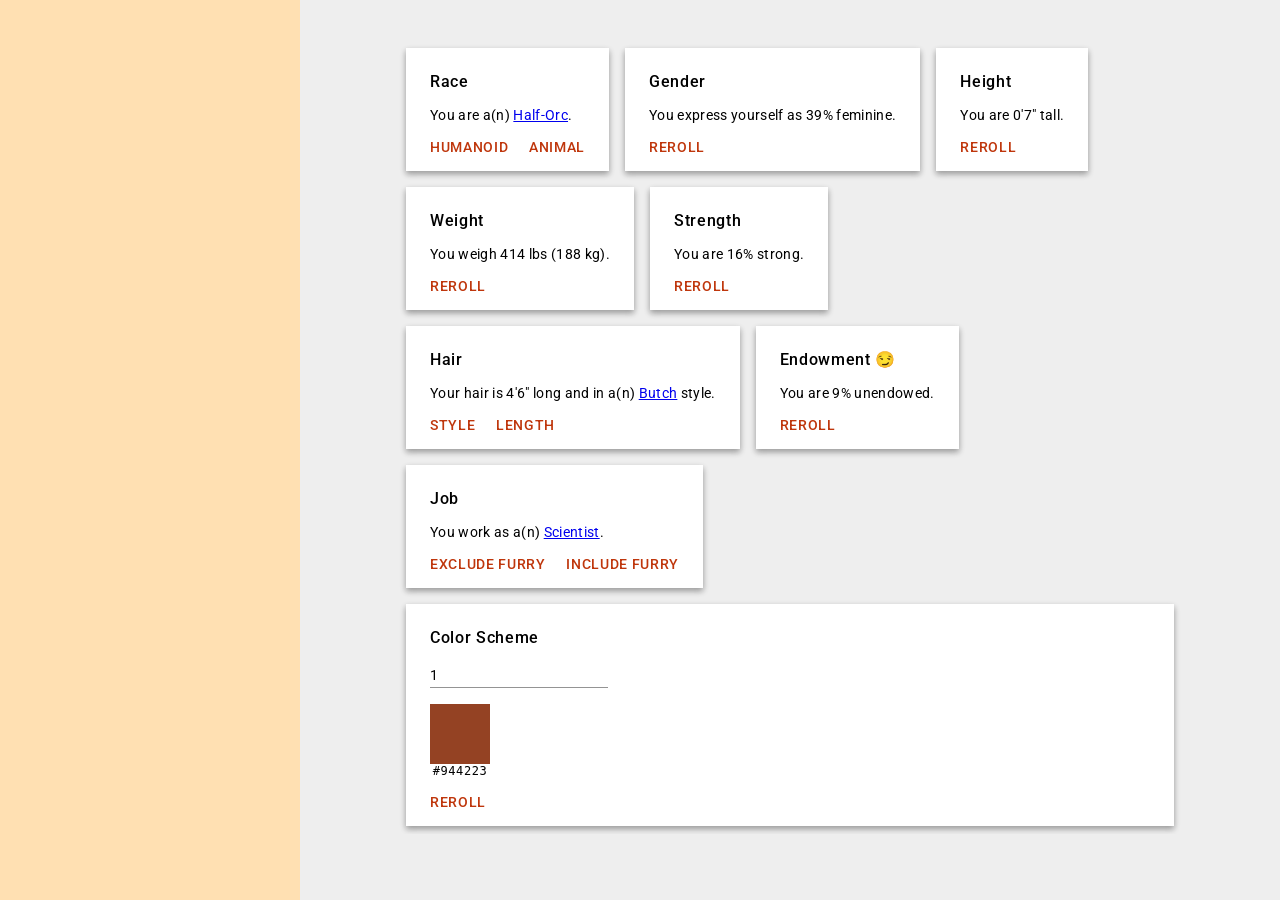
<file: index.html>
<!DOCTYPE html>
<html>
<head>
    <meta charset="utf-8" />
    <meta http-equiv="X-UA-Compatible" content="IE=edge">
    <title>Character Generator</title>
    <meta name="viewport" content="width=device-width, initial-scale=1">
    <link rel="stylesheet" type="text/css" media="screen" href="css/main.css" />
    <link href="https://fonts.googleapis.com/css?family=Roboto:100,300,400,500,700,900" rel="stylesheet">
</head>
<body>
    <div id="container">
        <div id="sidebar"></div>

        <div id="content-container">
            <div id="content">
                <div class="card" id="race-card">
                    <div class="card-title"><p>Race</p></div>
                    <div class="card-content"><p>You are a(n) <a href="#" target="_blank">{0}</a>.</p></div>
                    <button class="card-button" id="race-humanoid">Humanoid</button>
                    <button class="card-button" id="race-animal">Animal</button>
                </div>
                <div class="card" id="gender-card">
                    <div class="card-title"><p>Gender</p></div>
                    <div class="card-content"><p>You express yourself as {0}% {1}.</p></div>
                    <button class="card-button" id="gender-reroll">Reroll</button>
                </div>
                <div class="card" id="height-card">
                    <div class="card-title"><p>Height</p></div>
                    <div class="card-content"><p>You are {0}'{1}" tall.</p></div>
                    <button class="card-button" id="height-reroll">Reroll</button>
                </div>
                <div class="card" id="weight-card">
                    <div class="card-title"><p>Weight</p></div>
                    <div class="card-content"><p>You weigh {0} lbs ({1} kg).</p></div>
                    <button class="card-button" id="weight-reroll">Reroll</button>
                </div>
                <div class="card" id="strength-card">
                    <div class="card-title"><p>Strength</p></div>
                    <div class="card-content"><p>You are {0}% {1}.</p></div>
                    <button class="card-button" id="strength-reroll">Reroll</button>
                </div>
                <div class="card" id="hair-card">
                    <div class="card-title"><p>Hair</p></div>
                    <div class="card-content"><p>Your hair is {0}'{1}" long and in a(n) <a href="#" target="_blank">{2}</a> style.</p></div>
                    <button class="card-button" id="hair-style">Style</button>
                    <button class="card-button" id="hair-length">Length</button>
                </div>
                <div class="card" id="endowment-card">
                    <div class="card-title"><p>Endowment 😏</p></div>
                    <div class="card-content"><p>You are {0}% {1}.</p></div>
                    <button class="card-button" id="endowment-reroll">Reroll</button>
                </div>
                <div class="card" id="job-card">
                    <div class="card-title"><p>Job</p></div>
                    <div class="card-content"><p>You work as a(n) <a href="#" target="_blank">{0}</a>.</p></div>
                    <button class="card-button" id="job-exclude">Exclude Furry</button>
                    <button class="card-button" id="job-include">Include Furry</button>
                </div>
                <div class="card wide-card" id="color-scheme-card">
                    <div class="card-title"><p>Color Scheme</p></div>
                    <div class="card-content">
                        <p><input id="color-box-count" type="number" min="1" value="1" placeholder="Color Count"/></p>
                        <div id="color-box-container">
                            <div class="color-box-display">
                                <div class="color-box" id="color-box-1"></div>
                                <p class="color-text" id="color-text-1">#000000</p>
                            </div>
                        </div>
                    </div>
                    <button class="card-button" id="color-scheme-reroll">Reroll</button>
                </div>
            </div>
        </div>
    </div>

    <script type="text/javascript" src="js/attributes.js"></script>
    <script type="text/javascript" src="js/generate.js"></script>
    <script type="text/javascript" src="js/main.js"></script>
</body>
</html>
</file>
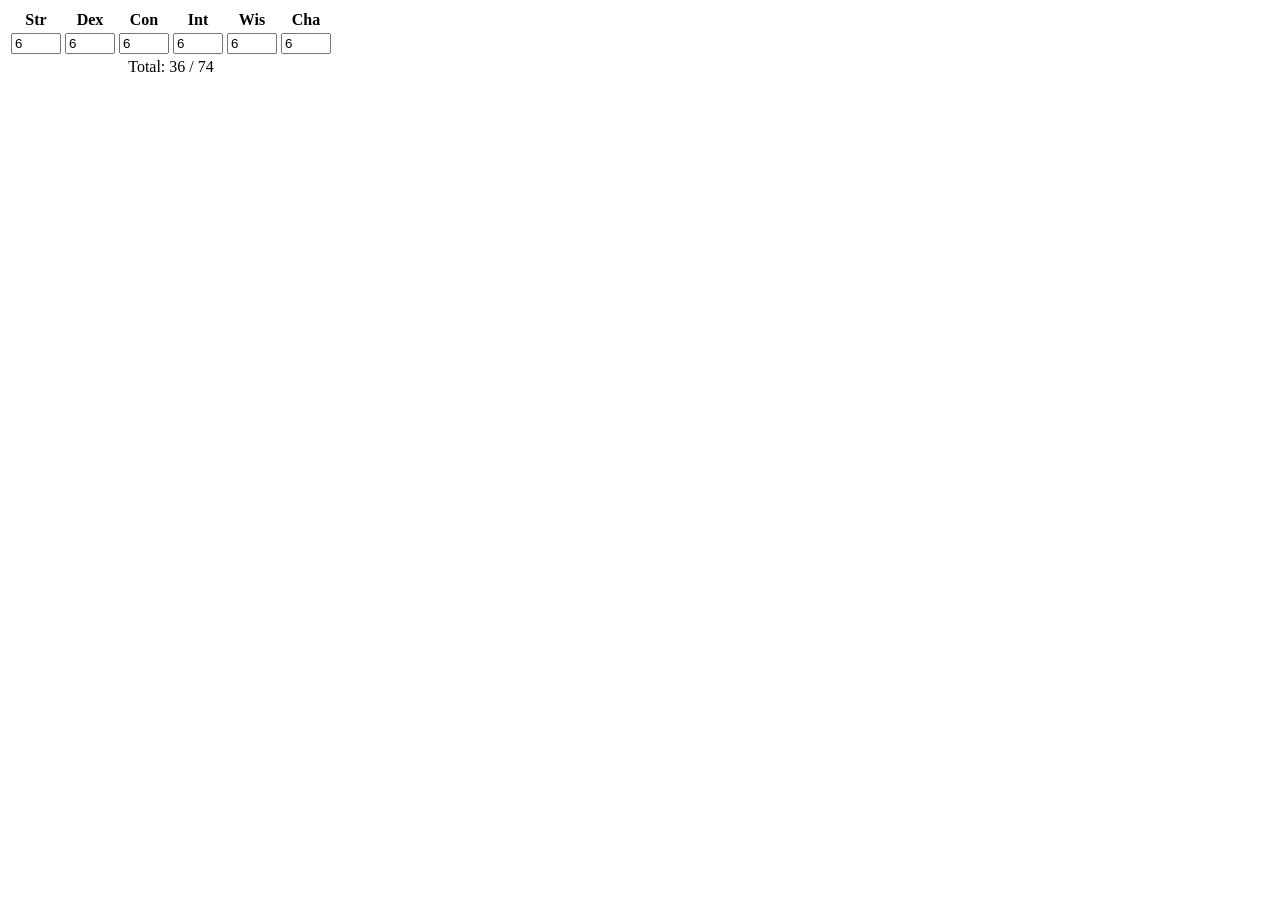
<file: pointbuyBaron.html>
<html>
  <head>
    <script src="https://ajax.googleapis.com/ajax/libs/jquery/3.5.1/jquery.min.js"></script>
    <script>
      let total = 74;

      let asi = {
        str: 6,
        dex: 6,
        con: 6,
        int: 6,
        wis: 6,
        cha: 6
      };
      $(document).ready(function () {
        $(".asi").on("input", function () {
          asi[$(this).attr("id")] = Number($(this).val());
          let t = 0;
          for (let k in asi) {
            t += asi[k];
          }
          $("#output").html(t);
        });
      });
    </script>
    <style>
      input {
        width: 50px;
      }
    </style>
  </head>
  <body>
    <table>
      <thead>
        <tr>
          <th>Str</th>
          <th>Dex</th>
          <th>Con</th>
          <th>Int</th>
          <th>Wis</th>
          <th>Cha</th>
        </tr>
      </thead>
      <tbody>
        <tr>
          <td>
            <input
              type="number"
              value="6"
              min="0"
              max="18"
              id="str"
              class="asi" />
          </td>
          <td>
            <input
              type="number"
              value="6"
              min="0"
              max="18"
              id="dex"
              class="asi" />
          </td>
          <td>
            <input
              type="number"
              value="6"
              min="0"
              max="18"
              id="con"
              class="asi" />
          </td>
          <td>
            <input
              type="number"
              value="6"
              min="0"
              max="18"
              id="int"
              class="asi" />
          </td>
          <td>
            <input
              type="number"
              value="6"
              min="0"
              max="18"
              id="wis"
              class="asi" />
          </td>
          <td>
            <input
              type="number"
              value="6"
              min="0"
              max="18"
              id="cha"
              class="asi" />
          </td>
        </tr>
        <tr>
          <td colspan="6" style="text-align: center">
            Total: <span id="output">36</span> / 74
          </td>
        </tr>
      </tbody>
    </table>
  </body>
</html>
</file>
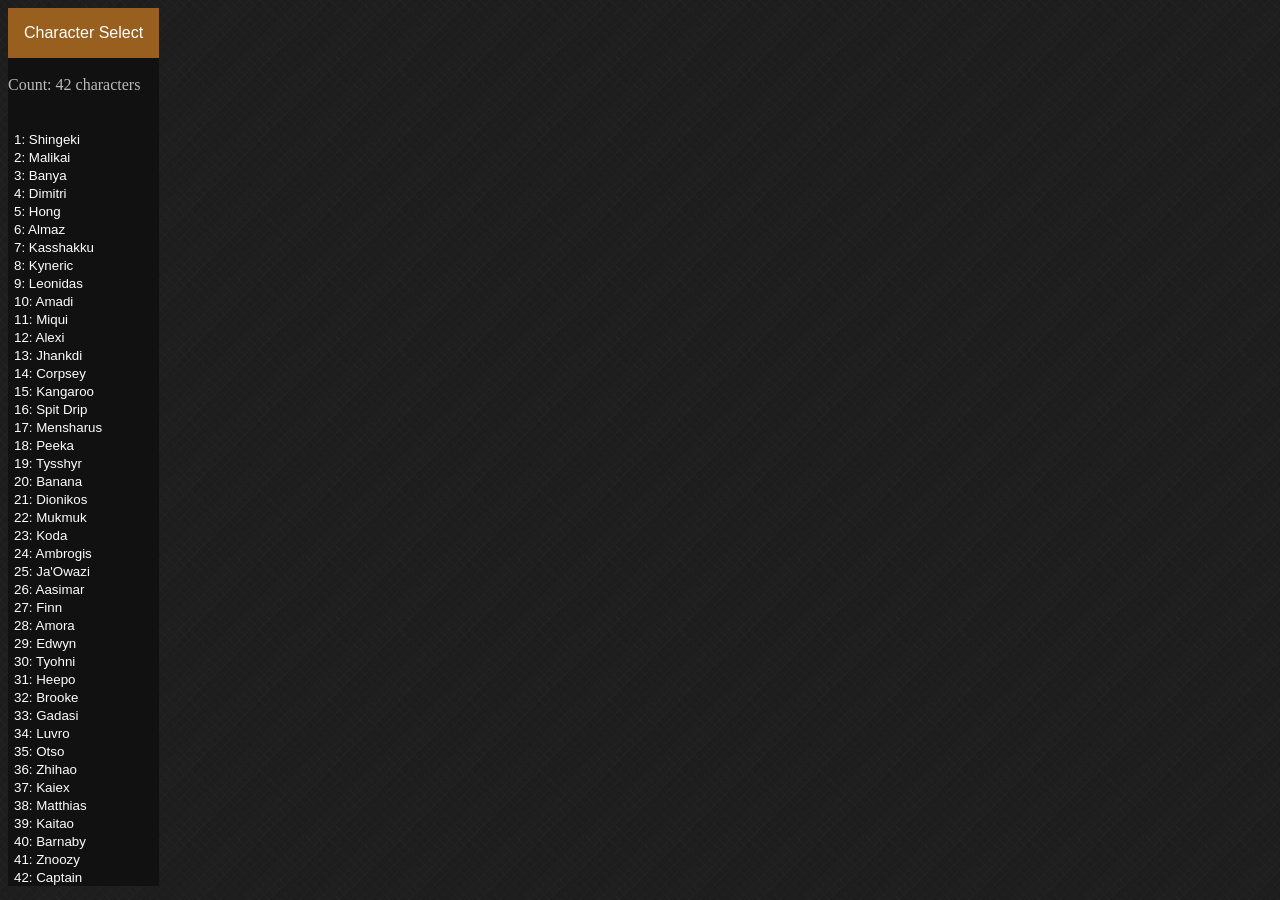
<file: character select/characterSelect.html>
<!DOCTYPE html>
<html>

<head>
  <link rel="stylesheet" href="stylesheet.css">
  <script src="https://ajax.googleapis.com/ajax/libs/jquery/3.5.1/jquery.min.js" type="text/javascript"></script>
  <script src="characterSelect.js" type="text/javascript"></script>
  <script src="character.js" type="text/javascript"></script>
  <title>Choose your Challenger!</title>
</head>

<body>
  <div id="sideHead">
  </div>
  <div id='sidebar' class="sidenav">
    <div class="dropdown"><button class="dropbtn">Character Select</button>
      <div class="dropdown-content">
        <p id="clearMain">Clear</p>
        <span id='roles'>Roles<div id='roleSelect'></div></span><br>
        <span id='jobs'>Class<div id='classSelect'></div></span>
        <p></p>
      </div>
    </div>
    <br><span id="info"></span>
    <br><span id='roleFilt'></span>
    <br><span id='jobFilt'></span><br>
    <div id="characterSelect">

    </div>
  </div>
  <div class='main'>

  </div>
</body>

</html>
</file>
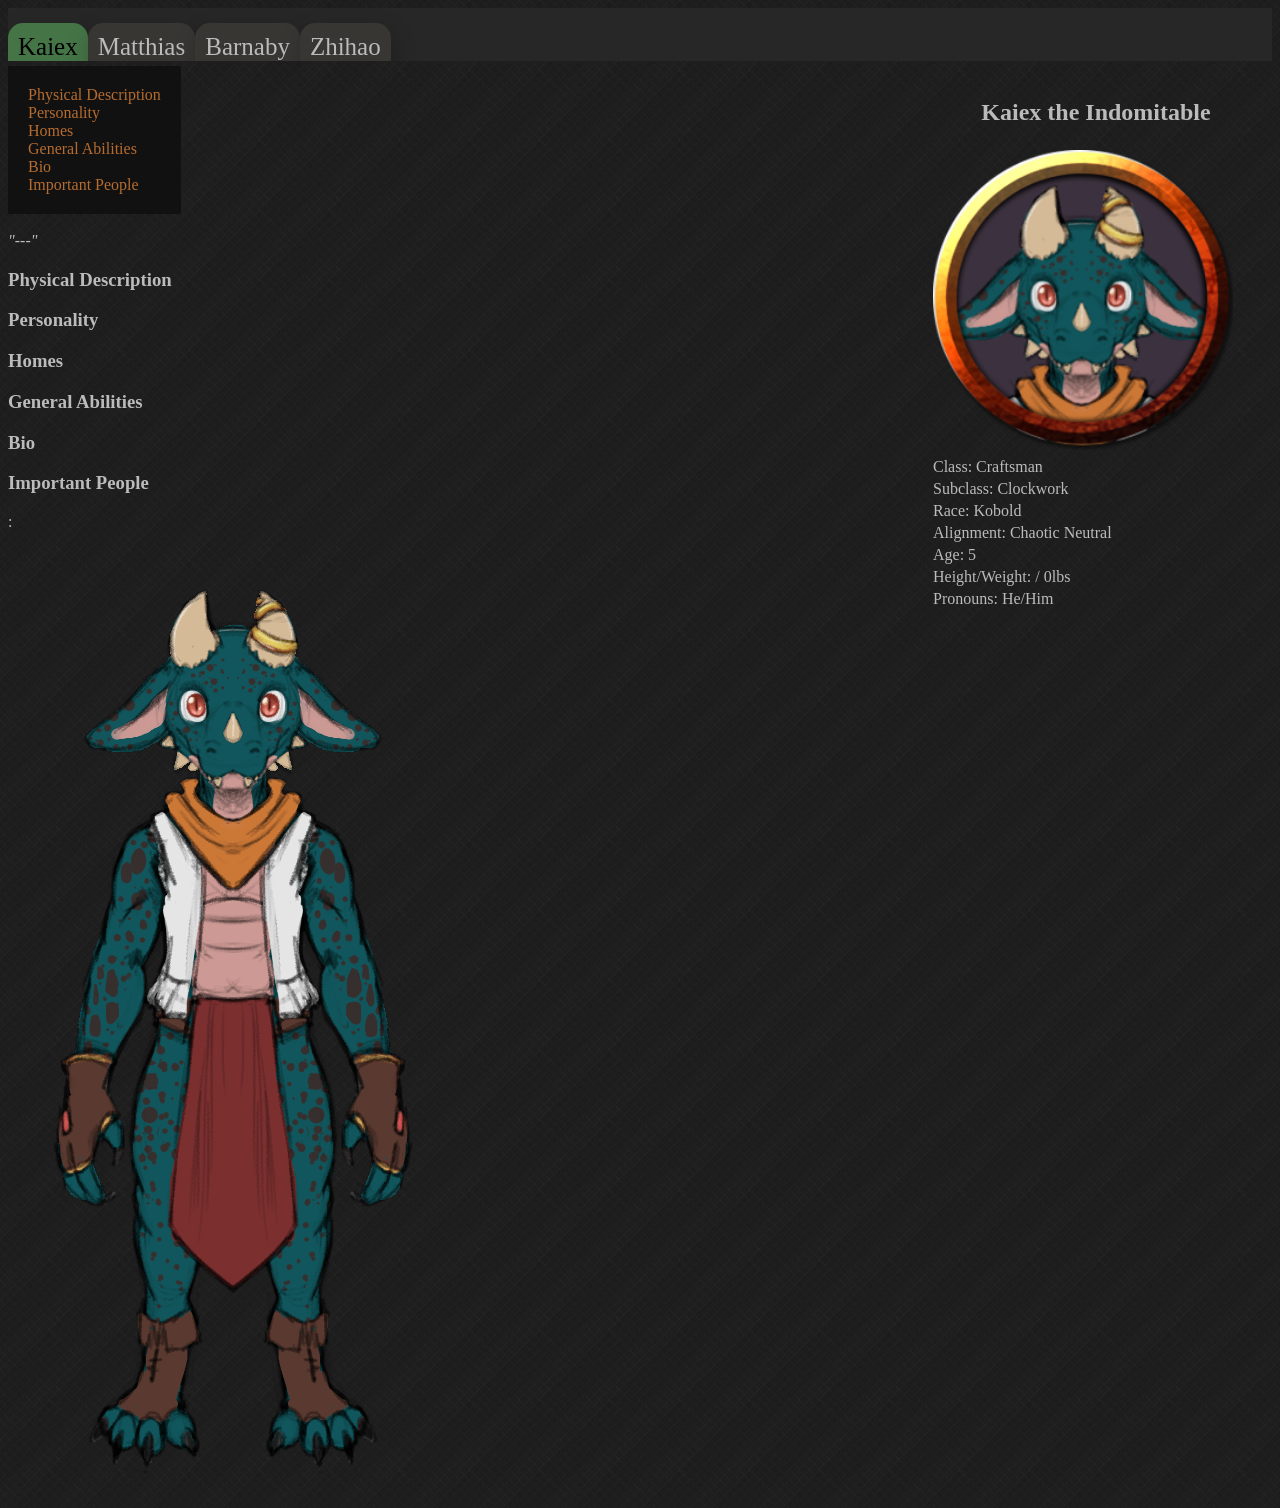
<file: character select/valdrothcharactersheets.html>
<!DOCTYPE html>
<html>

<head>
    <link rel="stylesheet" href="charactersheets.css">
    <script src="https://ajax.googleapis.com/ajax/libs/jquery/3.5.1/jquery.min.js" type="text/javascript"></script>
    <script src="charactersheets.js" type="text/javascript"></script>
    <script src="character.js" type="text/javascript"></script>
    <title></title>
</head>

<body>
    <div class="topnav">
    </div>
    <div class='main'>
        <pre id='test'></pre>
    </div>
</body>

</html>
</file>
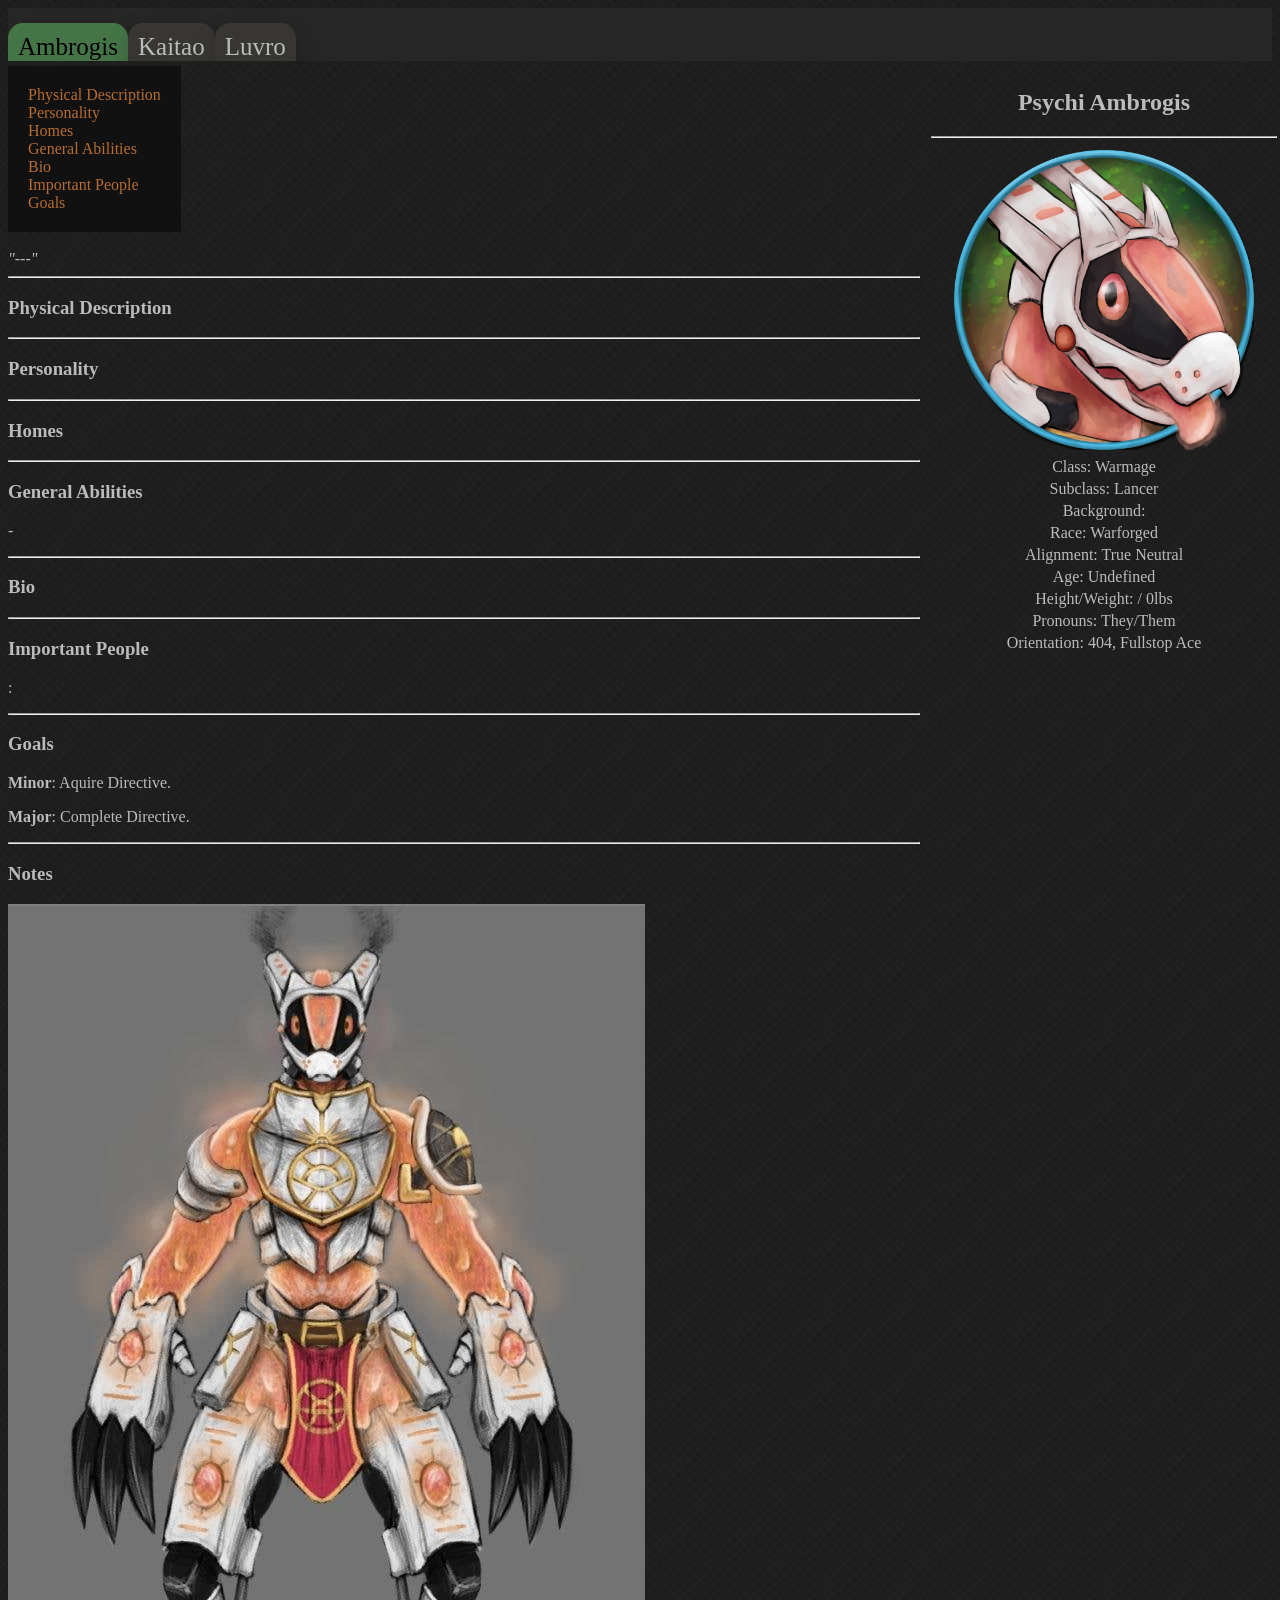
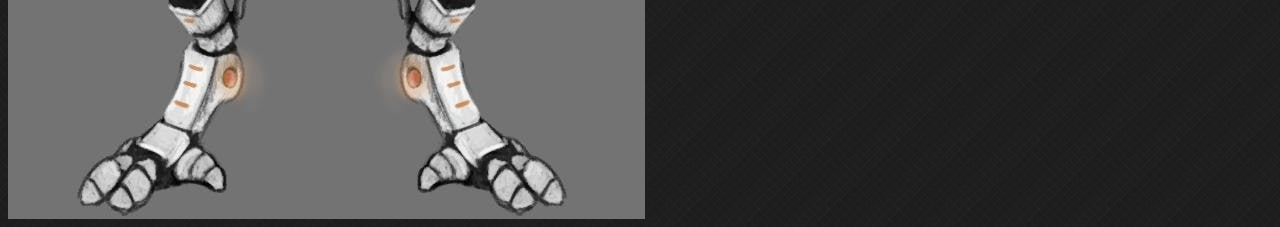
<file: characterselect/AAJcharactersheets.html>
<!DOCTYPE html>
<html>

<head>
    <link rel="stylesheet" href="charactersheets.css">
    <script src="https://ajax.googleapis.com/ajax/libs/jquery/3.5.1/jquery.min.js" type="text/javascript"></script>
    <script src="charactersheets.js" type="text/javascript"></script>
    <script src="character.js" type="text/javascript"></script>
    <title></title>
</head>

<body>
    <div id='ids' style='display: none;'>23, 38, 33</div>
    <div class="topnav">
    </div>
    <div class='main'>
    </div>
</body>

</html>
</file>
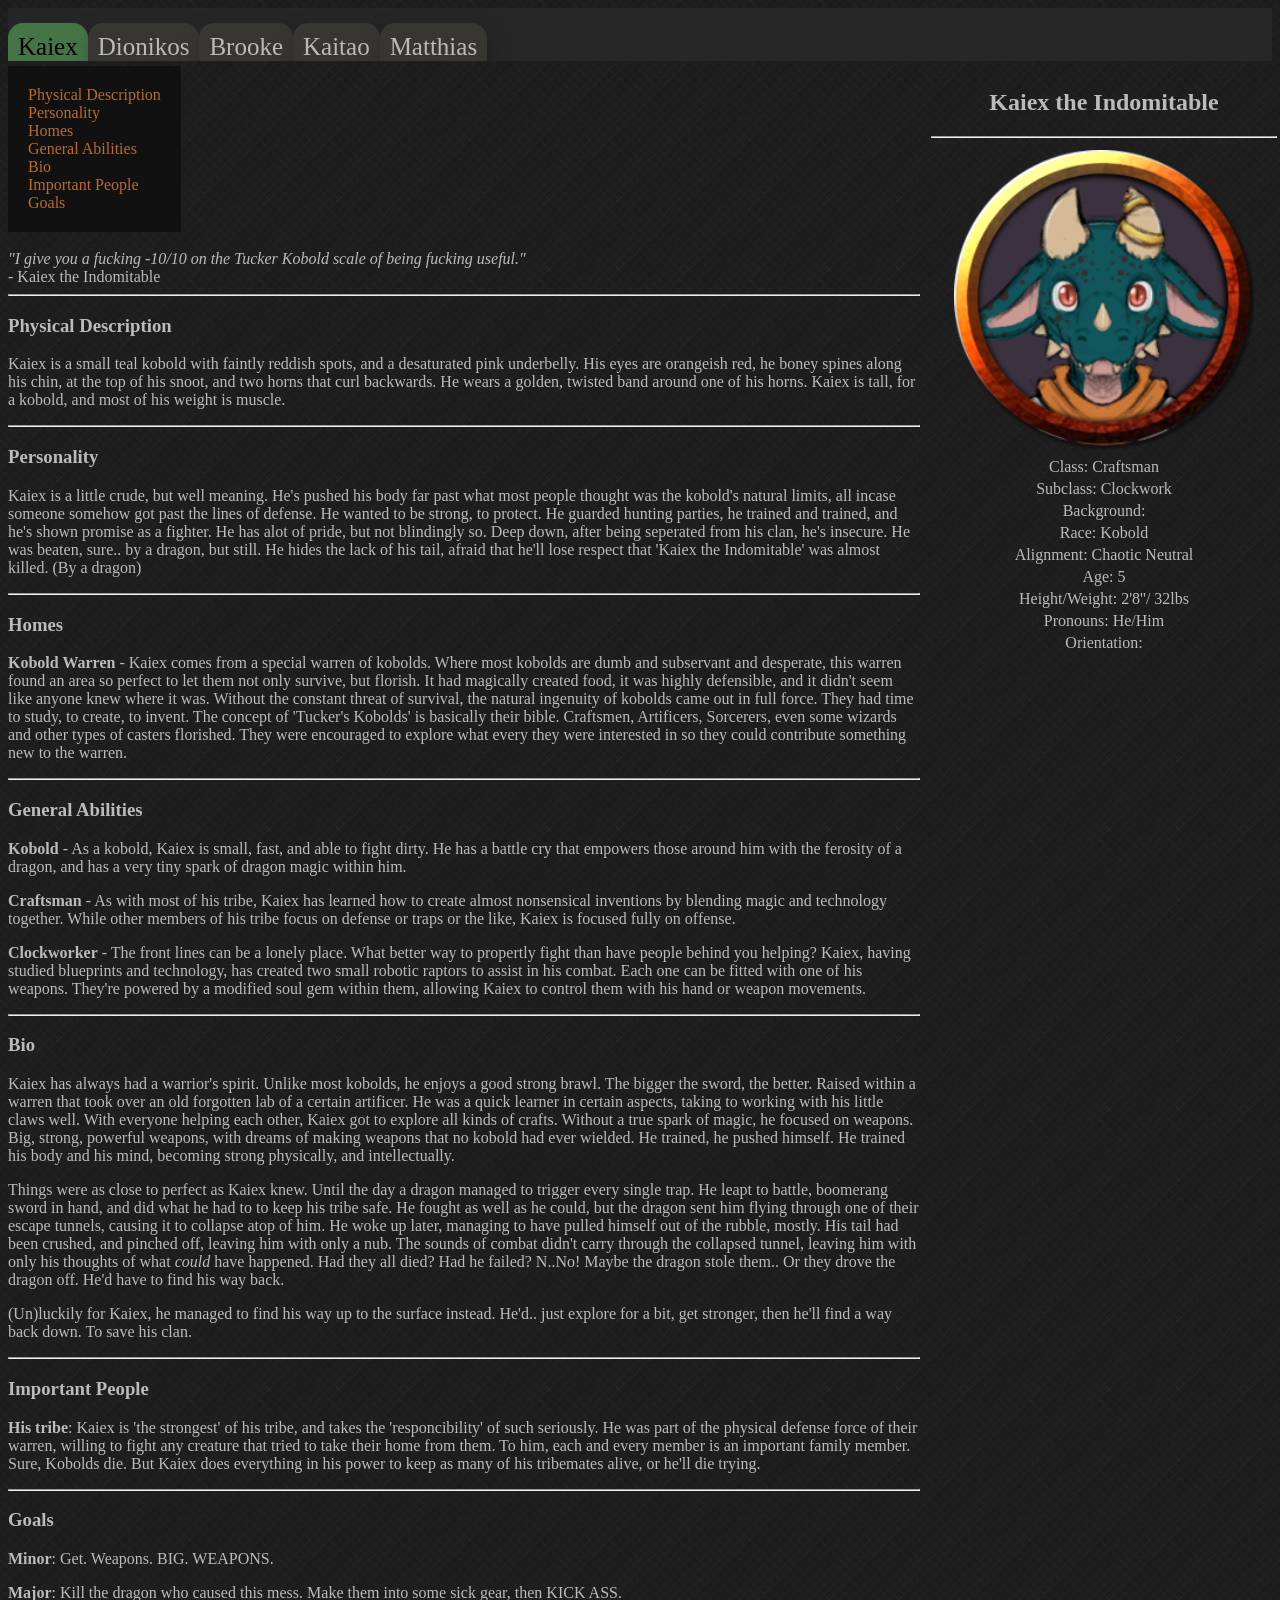
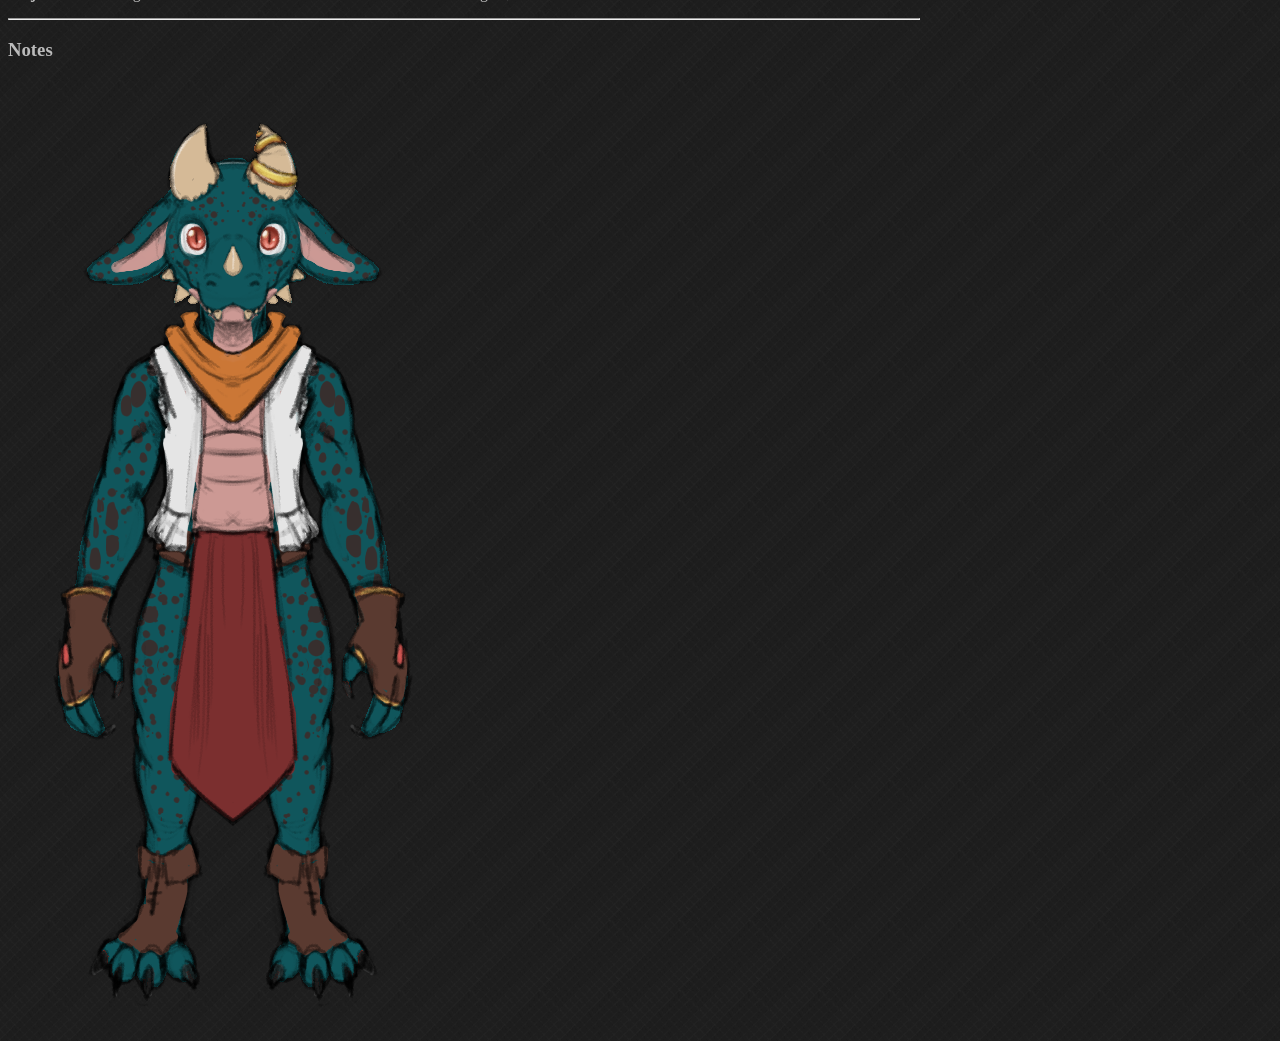
<file: characterselect/BaronGameMaybe.html>
<!DOCTYPE html>
<html>

<head>
    <link rel="stylesheet" href="charactersheets.css">
    <script src="https://ajax.googleapis.com/ajax/libs/jquery/3.5.1/jquery.min.js" type="text/javascript"></script>
    <script src="charactersheets.js" type="text/javascript"></script>
    <script src="character.js" type="text/javascript"></script>
    <title></title>
</head>

<body>
    <div id='ids' style='display: none;'>36, 20, 31, 38, 37</div>
    <div class="topnav">
    </div>
    <div class='main'>
    </div>
</body>

</html>
</file>
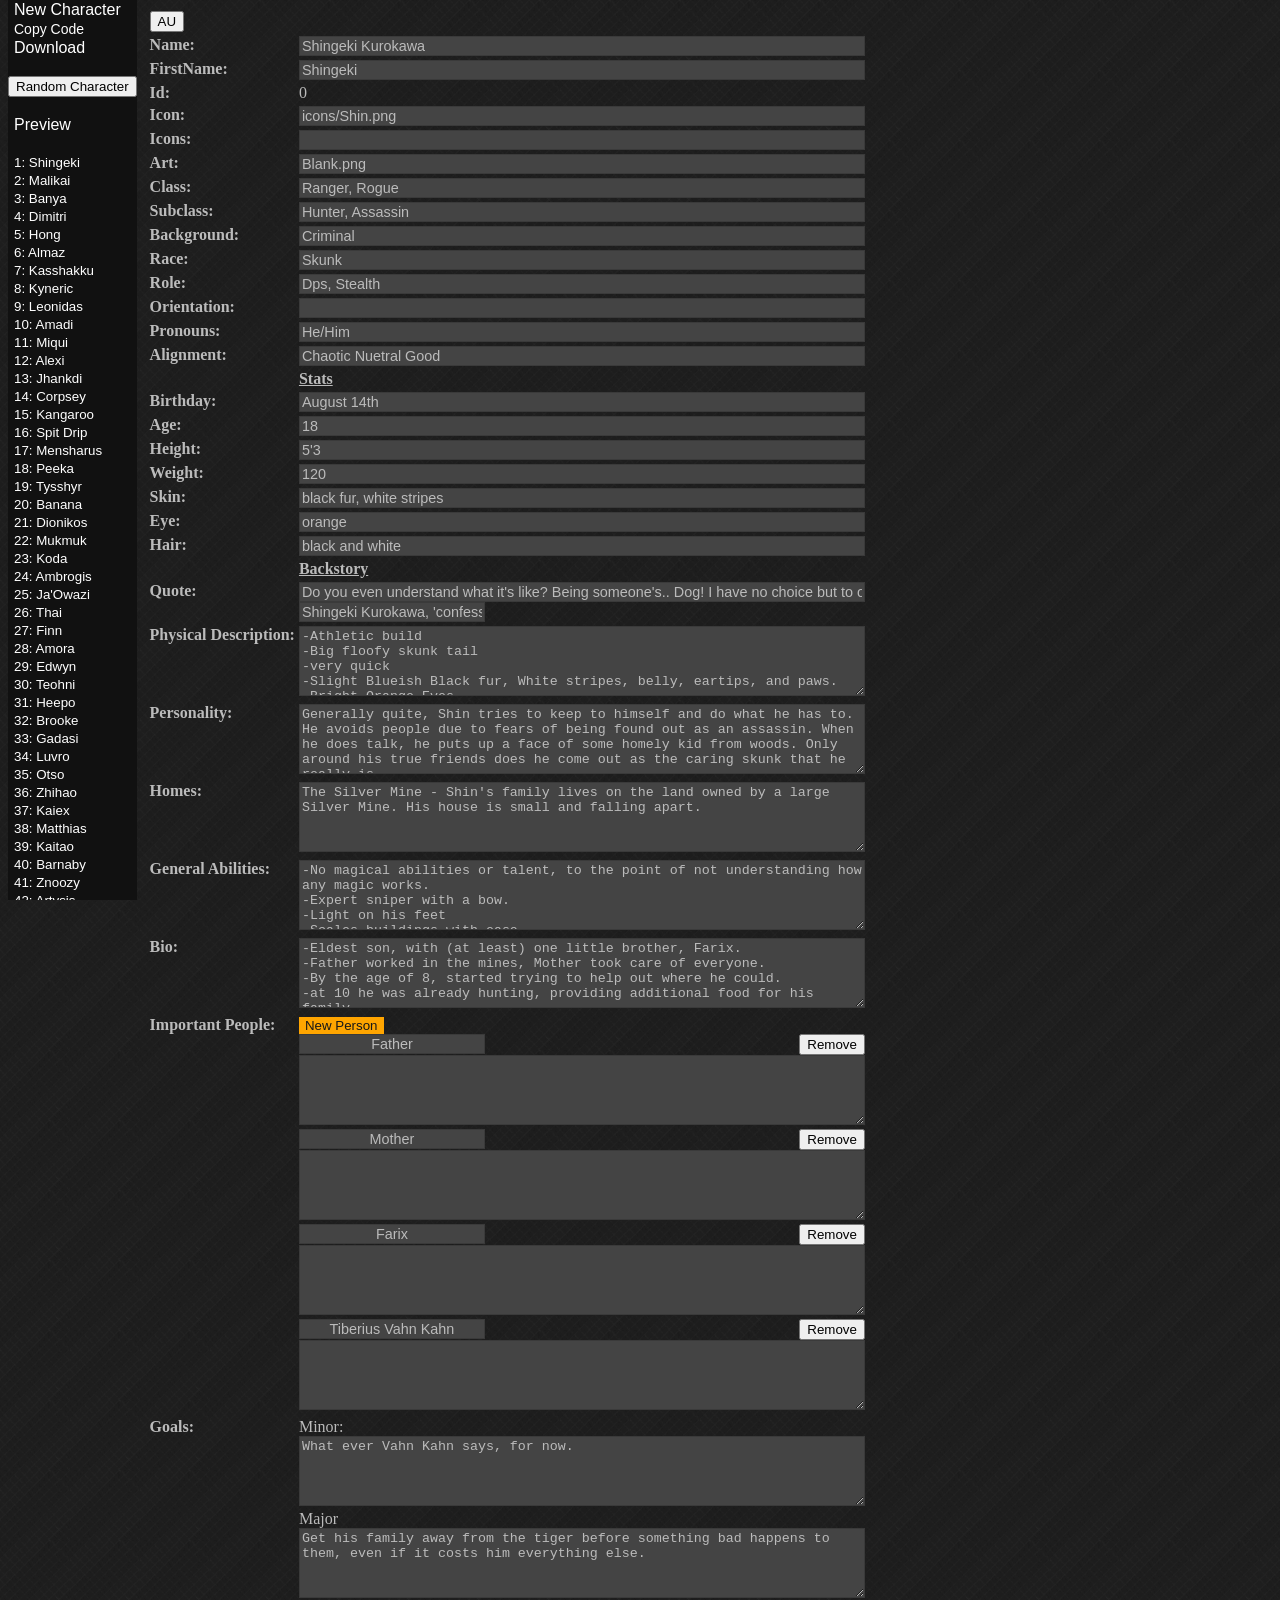
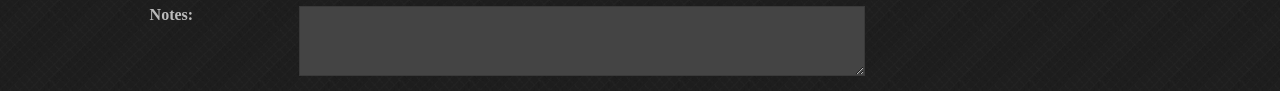
<file: characterselect/characterSelectBuilder.html>
<!DOCTYPE html>
<html>

<head>
  <link rel="stylesheet" href="stylesheet.css">
  <script src="https://ajax.googleapis.com/ajax/libs/jquery/3.5.1/jquery.min.js" type="text/javascript"></script>
  <script src="characterSelectBuilder.js" type="text/javascript"></script>
  <script src="character.js" type="text/javascript"></script>
  <title>Choose your Challenger!</title>
</head>

<body>
  <div id="sideHead">
  </div>
  <div id='sidebar' class="sidenav">
    <div id="topButtons">
      <button class="characterList" id='newCharacter' style="font-size: 16px;">New Character</button><br>
      <button class="characterList" id='copyCode' style="font-size: 14px;">Copy Code</button><br>
      <button class="characterList" id="downloadCode" style="font-size: 16px;">Download</button><br><br>
      <button id="random">Random Character</button><br>
    </div>
    <br><button class="characterList" id='modeChange' style="font-size: 16px;">Preview</button><br><br>
    <div id="characterSelect">

    </div>
  </div>
  <div class='main'>

  </div>
</body>

</html>
</file>
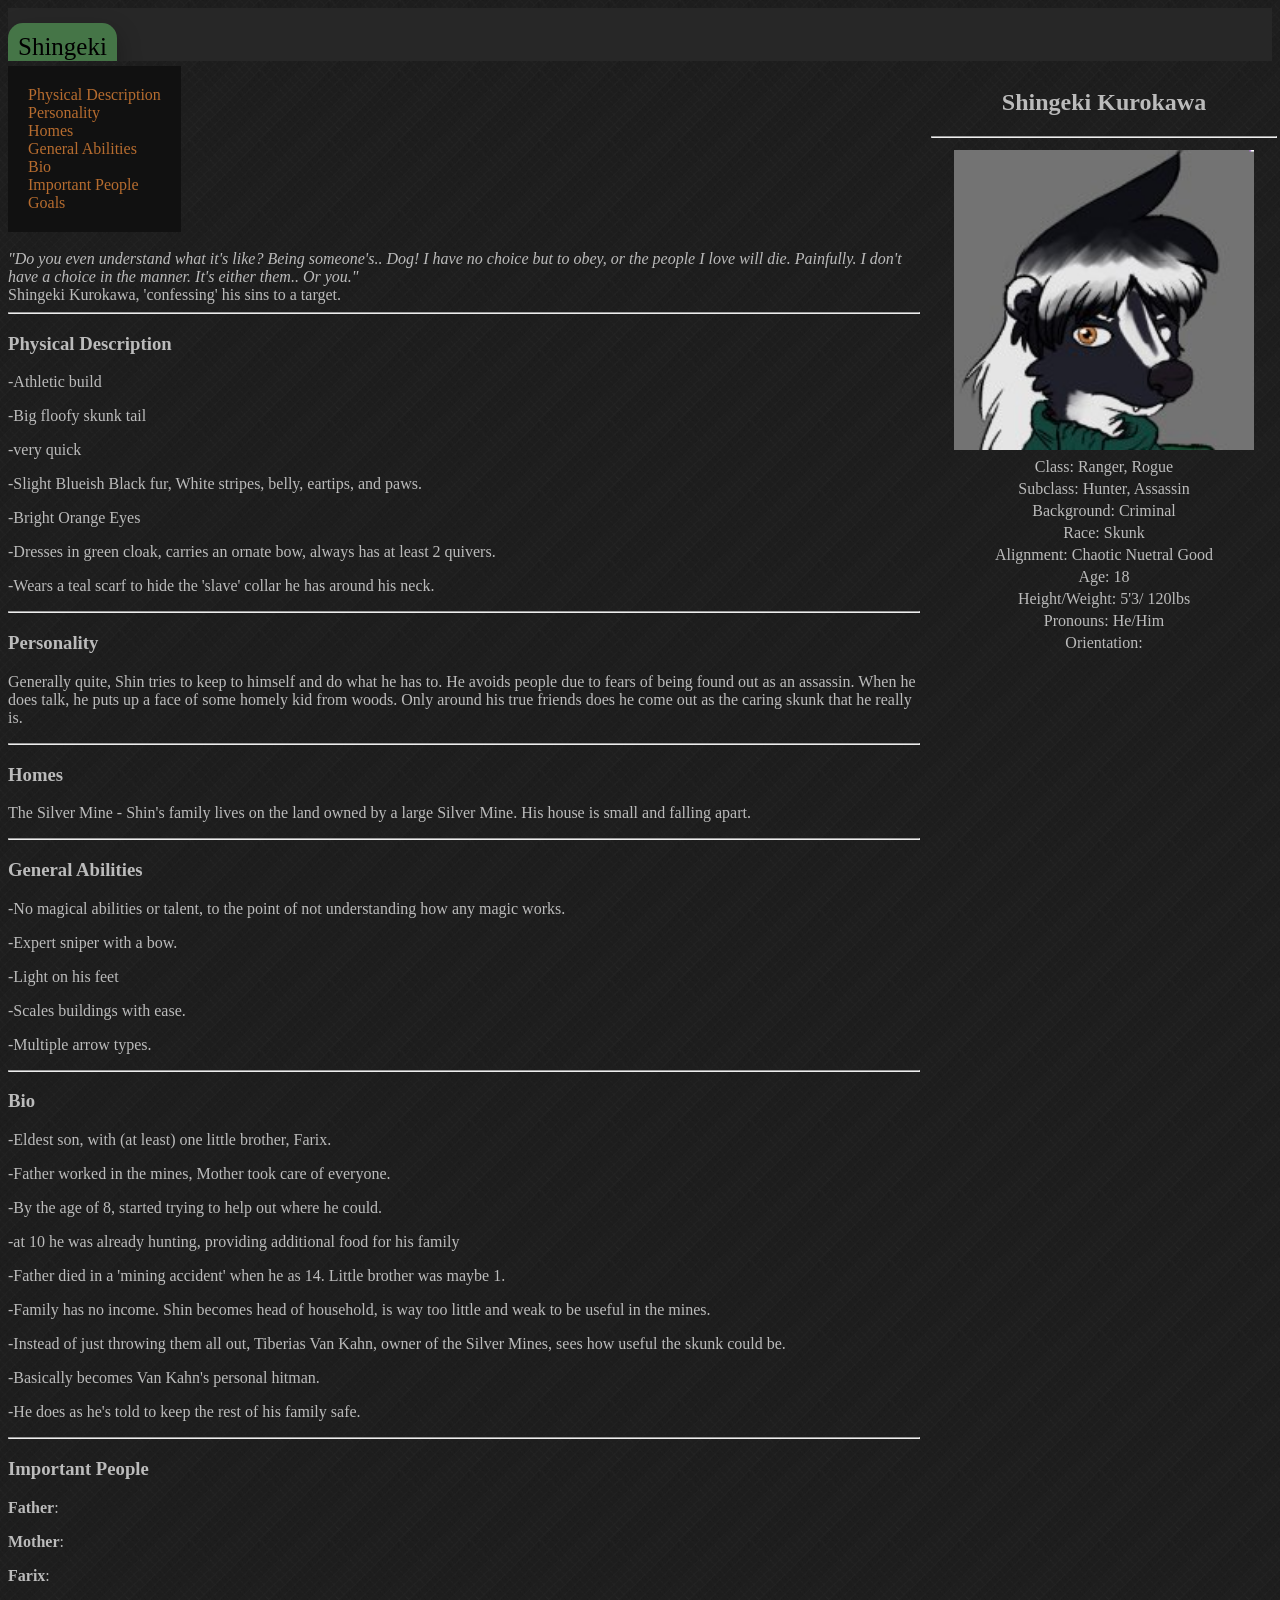
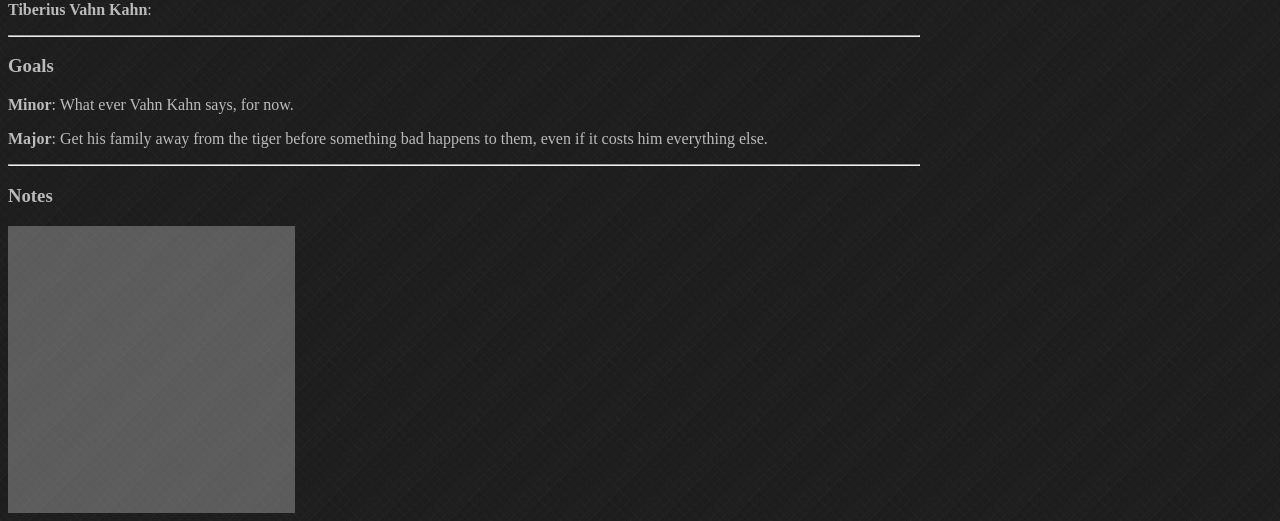
<file: characterselect/charactersheets.html>
<!DOCTYPE html>
<html>

<head>
    <link rel="stylesheet" href="charactersheets.css">
    <script src="https://ajax.googleapis.com/ajax/libs/jquery/3.5.1/jquery.min.js" type="text/javascript"></script>
    <script src="charactersheets.js" type="text/javascript"></script>
    <script src="character.js" type="text/javascript"></script>
    <title></title>
</head>

<body>
    <div id='ids' style='display: none;'>0</div> <!--Add which character number you want here. It starts at 0-->
    <div class="topnav">
    </div>
    <div class='main'>
    </div>
</body>

</html>
</file>
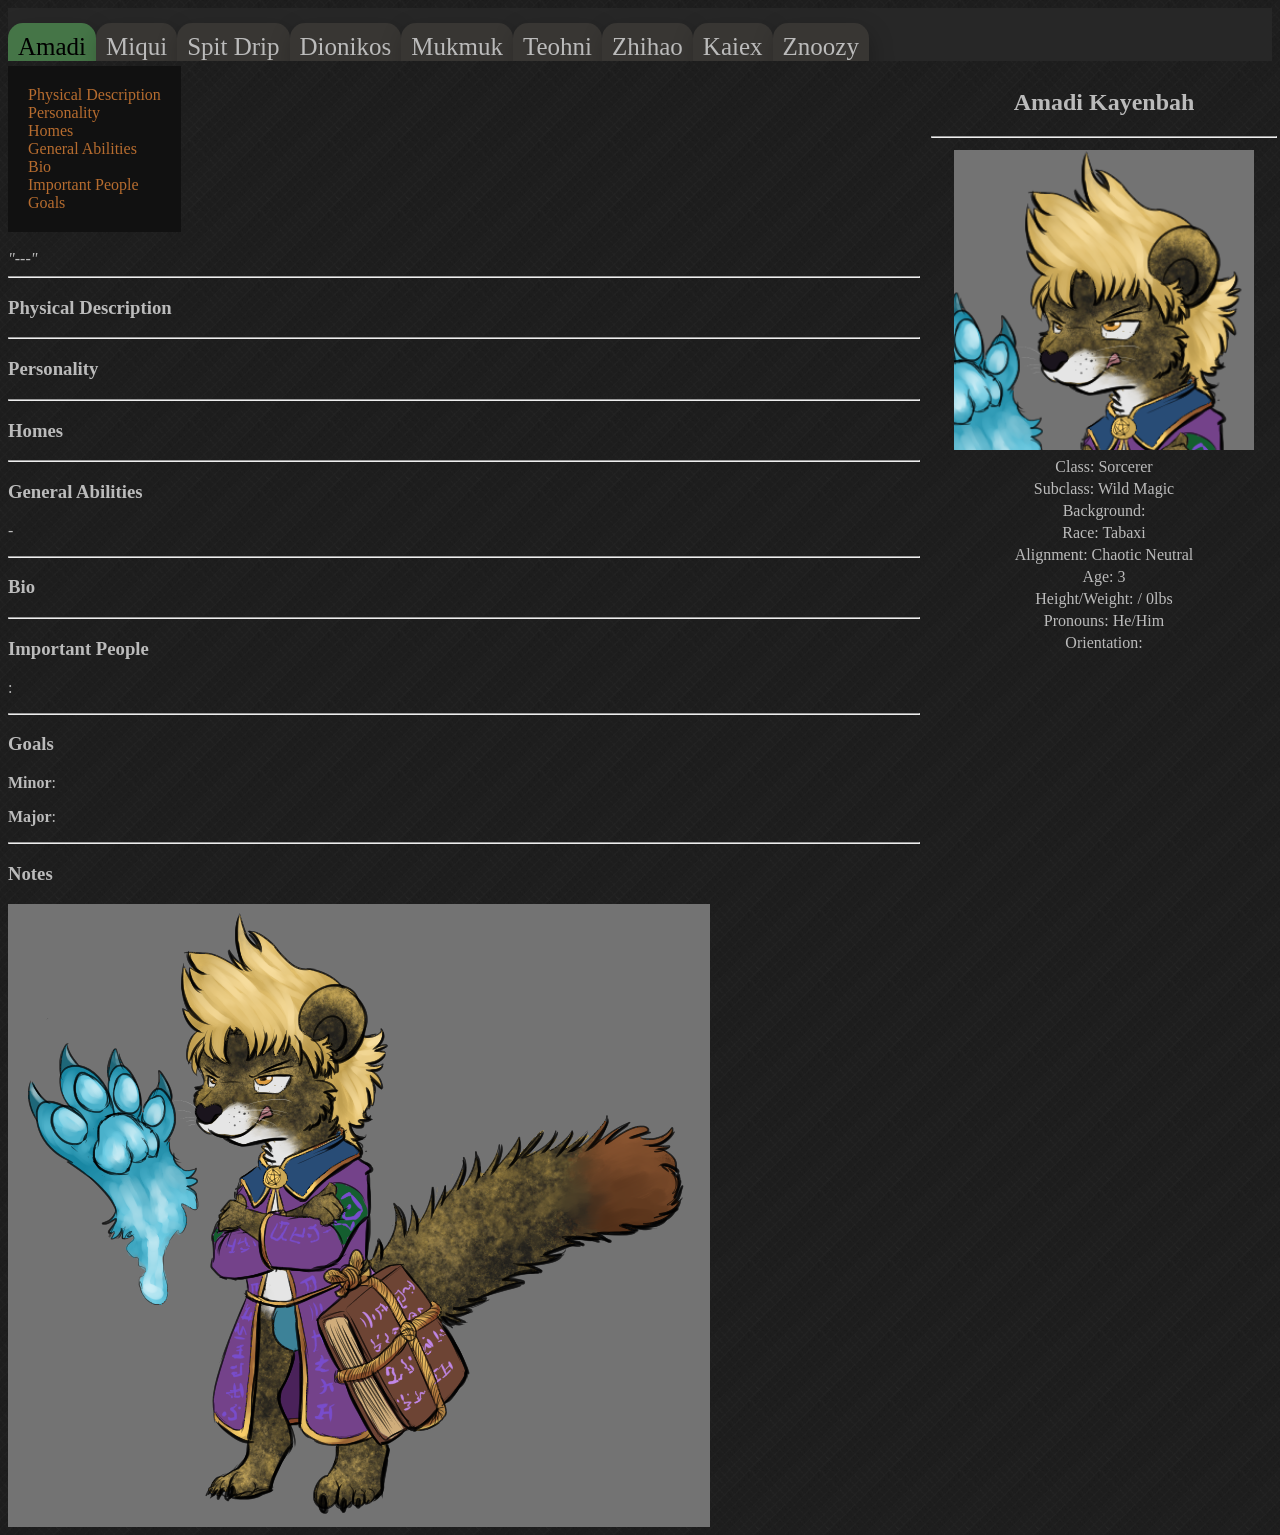
<file: characterselect/Jordansheets.html>
<!DOCTYPE html>
<html>

<head>
    <link rel="stylesheet" href="charactersheets.css">
    <script src="https://ajax.googleapis.com/ajax/libs/jquery/3.5.1/jquery.min.js" type="text/javascript"></script>
    <script src="charactersheets.js" type="text/javascript"></script>
    <script src="character.js" type="text/javascript"></script>
    <title></title>
</head>

<body>
    <div id='ids' style='display: none;'>9, 10, 15, 20, 21, 29, 35, 36, 40</div>
    <div class="topnav">
    </div>
    <div class='main'>
    </div>
</body>

</html>
</file>
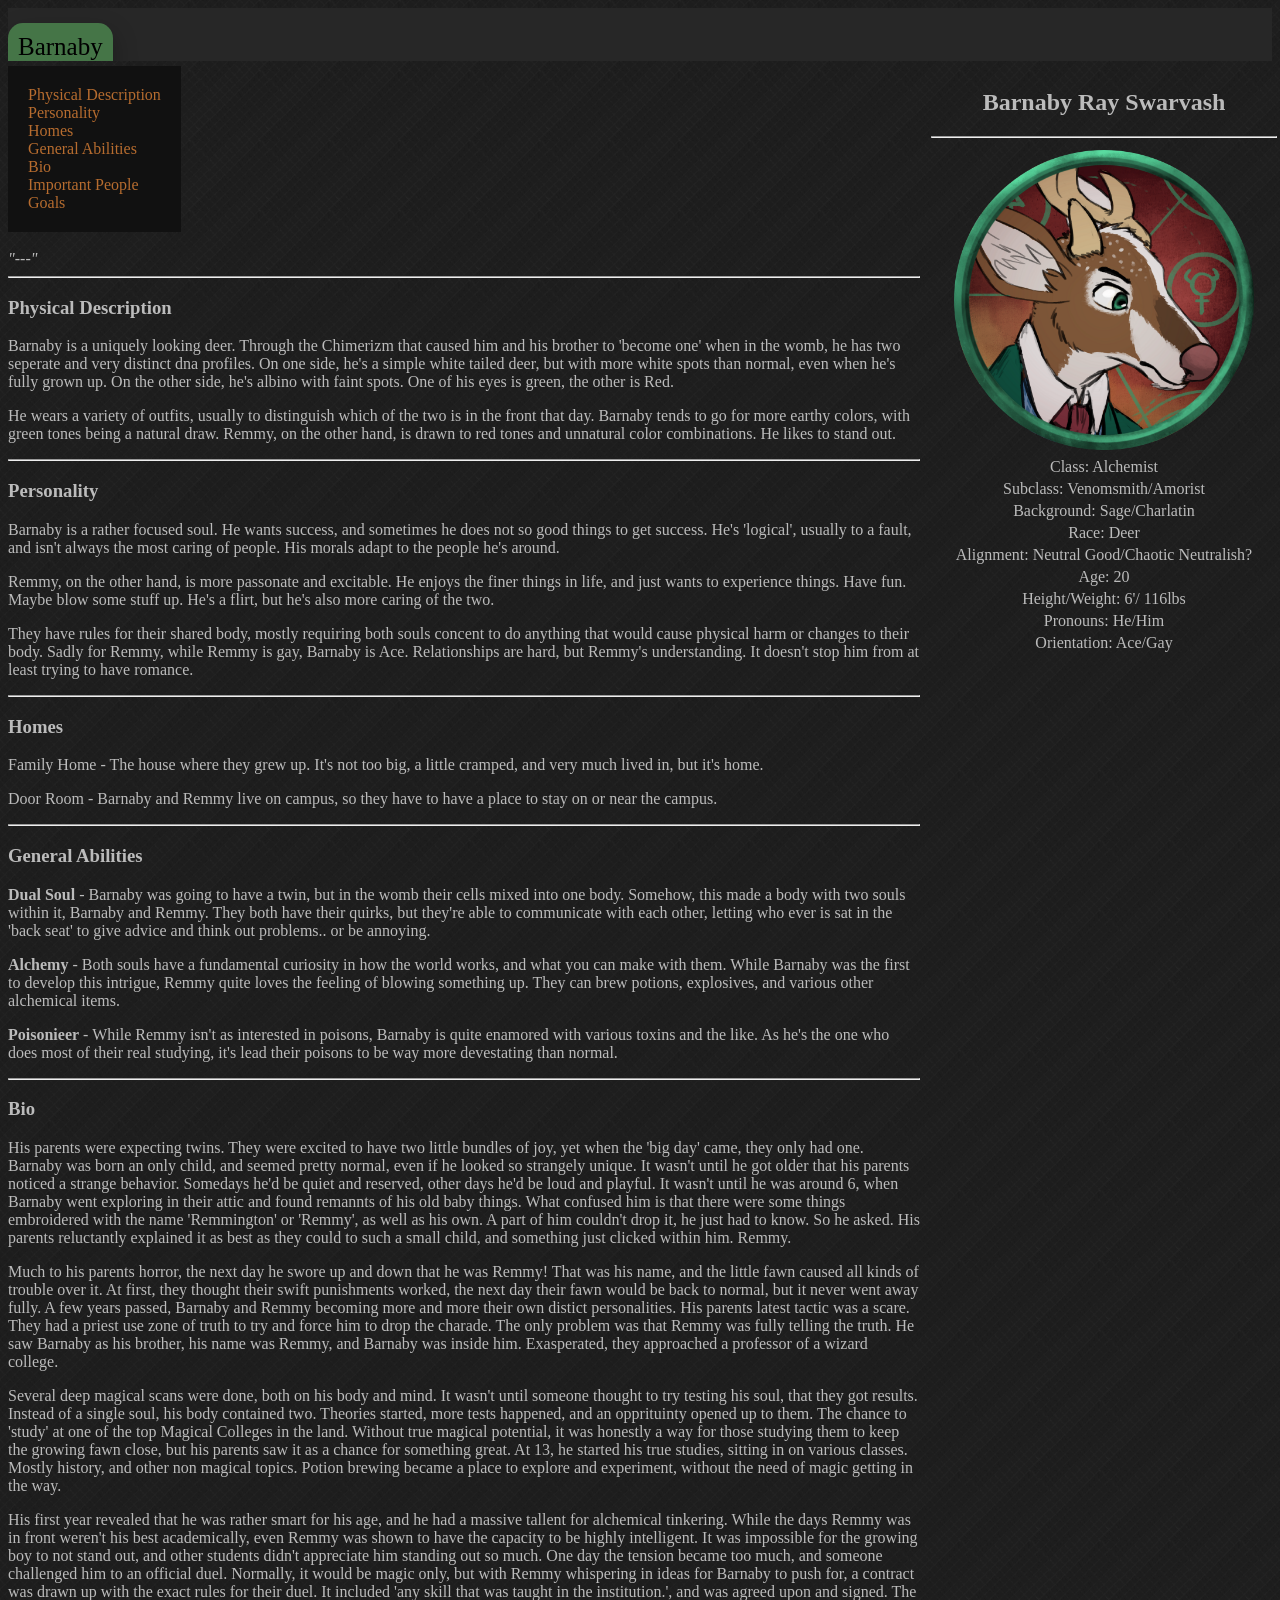
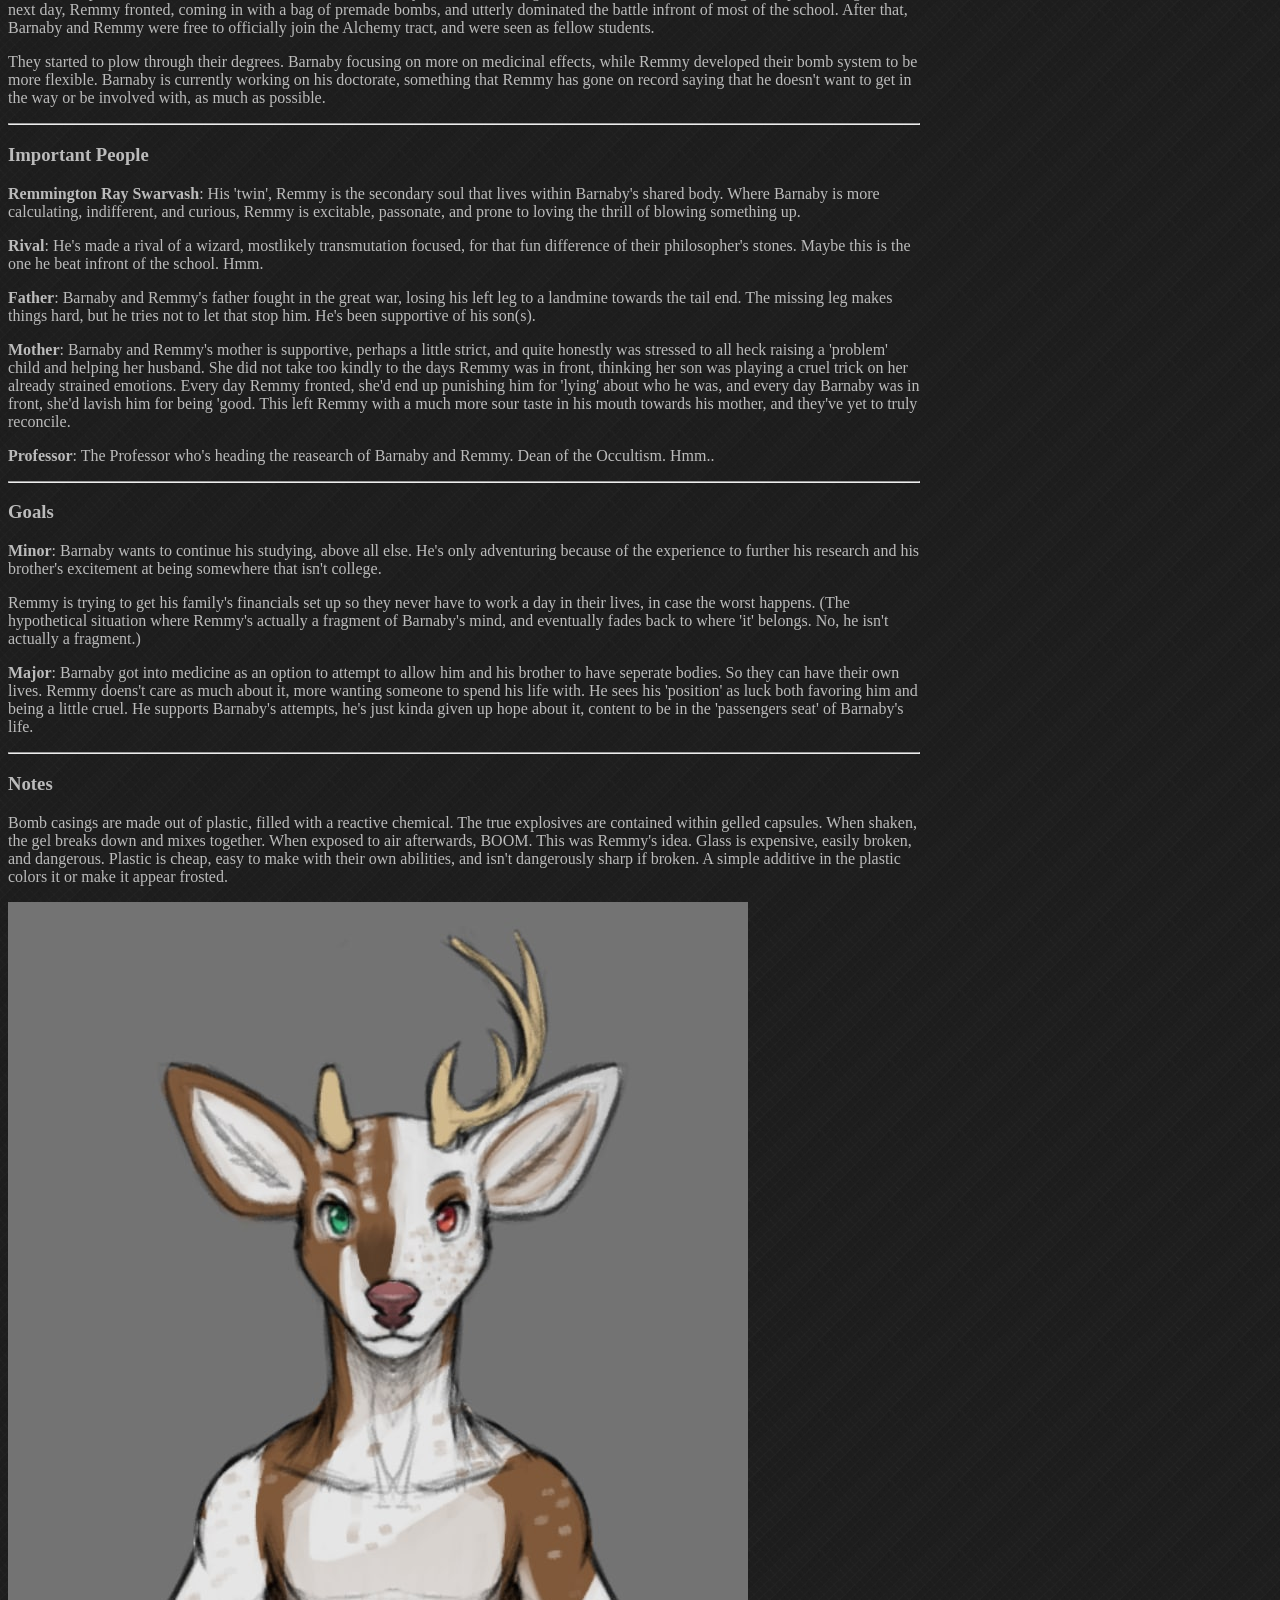
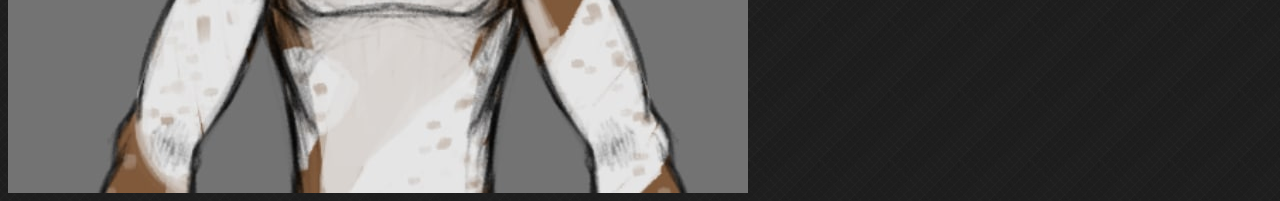
<file: characterselect/valdrothcharactersheets.html>
<!DOCTYPE html>
<html>

<head>
    <link rel="stylesheet" href="charactersheets.css">
    <script src="https://ajax.googleapis.com/ajax/libs/jquery/3.5.1/jquery.min.js" type="text/javascript"></script>
    <script src="charactersheets.js" type="text/javascript"></script>
    <script src="character.js" type="text/javascript"></script>
    <title></title>
</head>

<body>
    <div id='ids' style='display: none;'>39</div>
    <div class="topnav">
    </div>
    <div class='main'>
    </div>
</body>

</html>
</file>
<file: css/main.css>
* {
  margin: 0;
  padding: 0;
}

html, body {
  height: 100%;
}

body {
  font-family: "Roboto";
  font-size: 16px;
  font-weight: 400;
  letter-spacing: 0.5pt;
}

h1 {
  font-size: 96px;
  font-weight: 300;
  letter-spacing: -1.5pt;
}

h2 {
  font-size: 60px;
  font-weight: 300;
  letter-spacing: -0.5pt;
}

h3 {
  font-size: 48px;
  font-weight: 400;
  letter-spacing: 0pt;
}

h4 {
  font-size: 34px;
  font-weight: 400;
  letter-spacing: 0.25pt;
}

h5 {
  font-size: 24px;
  font-weight: 400;
  letter-spacing: 0pt;
}

h6 {
  font-size: 20px;
  font-weight: 500;
  letter-spacing: 0.15pt;
}

.card {
  background-color: white;
  float: left;
  -webkit-box-shadow: 0 3px 6px rgba(0, 0, 0, 0.16), 0 3px 6px rgba(0, 0, 0, 0.23);
          box-shadow: 0 3px 6px rgba(0, 0, 0, 0.16), 0 3px 6px rgba(0, 0, 0, 0.23);
  margin: 8px;
}

.card > div {
  padding: 0 24px 16px 24px;
}

.card > div:first-of-type {
  padding-top: 24px;
}

.card > div:last-of-type {
  padding-bottom: 0;
}

.card-title {
  font-size: 16px;
  font-weight: 500;
  letter-spacing: 0.5pt;
}

.card > div:not(.card-title) {
  font-size: 14px;
  font-weight: 400;
  letter-spacing: 0.25pt;
}

.card-content > a {
  color: #bf360c;
}

.card-button {
  background: none;
  border: none;
  font: inherit;
  text-transform: uppercase;
  outline: inherit;
  font-size: 14px;
  letter-spacing: 0.5pt;
  font-weight: 500;
  border-radius: 4px;
  margin: 8px 16px;
  padding: 8px;
  -webkit-user-select: none;
     -moz-user-select: none;
      -ms-user-select: none;
          user-select: none;
}

.card-button:first-of-type:not(:only-of-type) {
  margin-right: 0;
}

.card-button:last-of-type:not(:only-of-type) {
  margin-left: 0;
}

.card-button:enabled {
  color: #bf360c;
  cursor: pointer;
}

.card-button:disabled {
  color: #A6A6A6;
}

.card-button:enabled:hover {
  background-color: rgba(191, 54, 12, 0.1);
}

.card-button:enabled:focus {
  background-color: rgba(191, 54, 12, 0.15);
}

.card-button:enabled:focus:not(:active) {
  background-color: rgba(191, 54, 12, 0.1);
}

.card-button:enabled:not(:hover) {
  background: none;
}

.card-button:enabled:focus:not(:hover) {
  background: none;
}

.card-content input {
  font: inherit;
  outline: none;
  border: none;
  border-bottom: 1px solid #949494;
  padding: 4px 0;
  margin-bottom: 16px;
}

.wide-card {
  clear: both;
  width: calc(100% - 16px);
  width: calc(100% - 8px * 2);
}

.wide-card > button {
  float: left;
}

#color-box-container {
  width: 100%;
  float: left;
  clear: both;
  margin: -4px;
}

.color-box-display {
  float: left;
  margin: 4px;
}

.color-box {
  width: 60px;
  height: 60px;
  float: left;
  display: block;
  background-color: black;
}

.color-text {
  font-family: monospace;
  width: 60px;
  text-align: center;
  font-size: 12px;
  font-weight: 400;
  letter-spacing: 0.4pt;
  clear: both;
  float: left;
}

#container {
  height: 100%;
}

#sidebar {
  width: 300px;
  height: 100%;
  background-color: #ffe0b2;
  overflow: auto;
  position: fixed;
}

#content-container {
  background-color: #eee;
  overflow: auto;
  margin-left: 300px;
  height: 100%;
}

#content {
  width: 80%;
  overflow: auto;
  margin: 40px auto;
}
</file>
<file: character select/stylesheet.css>
.mid img {
  display   : block;
  max-height: 100%;
  max-width : 100%;
}

#navBar {
  width           : fit-content;
  background-color: #111;
  padding         : 20px;
}

#navBar a:link {
  color          : #b66c2f;
  text-decoration: none;
}

#navBar a:visited {
  color          : #3e8e41;
  text-decoration: none;
}
.characterIcon {
  padding: 10px;
}
.characterList {
  background-color : Transparent;
  background-repeat: no-repeat;
  border           : none;
  cursor           : pointer;
  overflow         : hidden;
  outline          : none;
  color            : white;
}

.characterIcon {
  border          : none !important;
  background-color: #23272a;
  color           : #ccc;
  font-size       : 0.9rem;
  border-radius   : 2px;
  text-align      : center;
}


.dropbtn {
  background-color: #985f1e;
  color           : white;
  padding         : 16px;
  font-size       : 16px;
  border          : none;
  z-index         : 2;
}

.dropdown {
  position: relative;
  z-index : 2;
}

.dropdown-content {
  color           : white;
  display         : none;
  position        : absolute;
  background-color: #454850;
  color           : black;
  min-width       : 160px;
  box-shadow      : 0px 8px 16px 0px rgba(0, 0, 0, 0.2);
  z-index         : 2;
  margin-left     : 150px;
  margin-top      : -40px;
}


.dropdown-content p, .dropdown-content span {
  color           : white;
}

.dropdown-content button {
  background-color: #107013;
  color           : rgb(236, 236, 236);
  border: none;
  margin: 2px;
}

.dropdown-content a {
  color          : black;
  padding        : 12px 16px;
  text-decoration: none;
  display        : block;
}

.dropdown-content a:hover {
  background-color: #ddd;
}

.dropdown:hover .dropdown-content {
  display: block;
}

.dropdown:hover .dropbtn {
  background-color: #3e8e41;
}


.sidenav {
  width           : fit-content;
  position        : fixed;
  z-index         : 1;
  background-color: #111;
}


.sidenav a {
  padding        : 6px 8px 6px 16px;
  text-decoration: none;
  font-size      : 25px;
  color          : #818181;
  display        : block;
}

.sidenav a:hover {
  color: #f1f1f1;
}

.main {
  margin-left  : 10%;
  /* Same as the width of the sidenav */
  /*font-size  : 28px;*/
  /* Increased text to enable scrolling */
  padding      : 0px 10px;
}

/*#sideHead {
  margin-left: 10%;
  padding    : 0px 10px;
}*/

.iconButton {
  padding         : 0px;
  background-color: rgba(0, 0, 0, 0);
  border          : none;
}

div.gallery {
  margin: 5px;
  float : left;
  width : 100px;
}

img.characterIcon:hover {
  border: 1px solid #d8d8d8;
}

#characterSelect {
  display  : inline-block;
  flex-wrap: wrap;
}

.characterIcon {
  border: 1px solid rgba(0, 0, 0, 0);
  width : 100%;
  height: auto;
}

.button {
  display            : inline-block;
  font-size          : 0.8em;
  margin             : 0.2em;
  padding            : 0.5em;
  border-radius      : 0.5em;
  cursor             : pointer;
  -webkit-user-select: none;
  -moz-user-select   : none;
  -ms-user-select    : none;
  user-select        : none;
  background-color   : #d29a38;
  color              : #000;
  border             : 0;
}

pre {
  height     : auto;
  overflow   : auto;
  word-break : normal !important;
  word-wrap  : normal !important;
  white-space: pre !important;
}

html {
  font-family : Arial, sans-serif;
  /* max-width: 500px; */

}

td {
  vertical-align: baseline;
}

body {
  color          : #bbb;
  background     : #222 url([data-uri]) repeat scroll left top !important;
  font-family    : Times New Roman, sans-serif;
  scrollbar-color: #475b6b #27272700;
}

input {
  color           : #bbb;
  outline         : none;
  border          : 1px solid #cdcdcd;
  border-color    : rgba(0, 0, 0, 0.15);
  background-color: #444;
  font-size       : 0.9em;
  text-align      : center;
}

::-webkit-scrollbar {
  width : 9px;
  height: 9px;
}

::-webkit-scrollbar-track {
  background: transparent;
}

::-webkit-scrollbar-thumb {
  background: #475b6b;
}
</file>
<file: character select/charactersheets.css>
/* Add a black background color to the top navigation */
.topnav {
    background-color: rgb(39, 39, 39);
    overflow        : hidden;
    top             : 1em;
    left            : 1em;
}

/* Style the links inside the navigation bar */
.topnav a {
    float          : left;
    color          : #f2f2f2;
    text-align     : center;
    padding        : 14px 16px;
    text-decoration: none;
    font-size      : 17px;
}

/* Change the color of links on hover */
.topnav a:hover {
    background-color: #ddd;
    color           : black;
}

/* Add a color to the active/current link */
.topnav a.active {
    background-color: #04AA6D;
    color           : white;
}

.folder {
    padding         : 5px;
    background-color: rgb(39, 39, 39);
    height          : 15px;
}

.cs {
    background-color: rgb(56, 54, 51);
    padding         : 10px;
    font-size       : 25px;
    border-radius   : 15px 15px 5px 5px;
    box-shadow      : 2px 8px 25px -2px rgba(0, 0, 0, 0.3)
}

.active {
    background-color: #457547;
    color: black;
}

.mid img {
    display   : block;
    max-height: 100%;
    max-width : 100%;
}

#navBar {
    width           : fit-content;
    background-color: #111;
    padding         : 20px;
}

#navBar a:link {
    color          : #b66c2f;
    text-decoration: none;
}

#navBar a:visited {
    color          : #3e8e41;
    text-decoration: none;
}

.characterIcon {
    padding: 10px;
}

.main {
    margin-top: 5px;
}

body {
    color          : #bbb;
    background     : #222 url([data-uri]) repeat scroll left top !important;
    font-family    : Times New Roman, sans-serif;
    scrollbar-color: #475b6b #27272700;
}
</file>
<file: characterselect/charactersheets.css>
/* Add a black background color to the top navigation */
.topnav {
    background-color: rgb(39, 39, 39);
    overflow        : hidden;
    top             : 1em;
    left            : 1em;
}

/* Style the links inside the navigation bar */
.topnav a {
    float          : left;
    color          : #f2f2f2;
    text-align     : center;
    padding        : 14px 16px;
    text-decoration: none;
    font-size      : 17px;
}

/* Change the color of links on hover */
.topnav a:hover {
    background-color: #ddd;
    color           : black;
}

/* Add a color to the active/current link */
.topnav a.active {
    background-color: #04AA6D;
    color           : white;
}

.folder {
    padding         : 5px;
    background-color: rgb(39, 39, 39);
    height          : 15px;
}

.cs {
    background-color: rgb(56, 54, 51);
    padding         : 10px;
    font-size       : 25px;
    border-radius   : 15px 15px 5px 5px;
    box-shadow      : 2px 8px 25px -2px rgba(0, 0, 0, 0.3)
}

.active {
    background-color: #457547;
    color: black;
}

.mid img {
    display   : block;
    max-height: 100%;
    max-width : 100%;
}

#navBar {
    width           : fit-content;
    background-color: #111;
    padding         : 20px;
}

#navBar a:link {
    color          : #b66c2f;
    text-decoration: none;
}

#navBar a:visited {
    color          : #3e8e41;
    text-decoration: none;
}

.characterIcon {
    padding: 10px;
}

.main {
    margin-top: 5px;
}

body {
    color          : #bbb;
    background     : #222 url([data-uri]) repeat scroll left top !important;
    font-family    : Times New Roman, sans-serif;
    scrollbar-color: #475b6b #27272700;
}
</file>
<file: characterselect/stylesheet.css>
#img {
  display: inline-block;
  height: auto;
  overflow: auto;
       position: relative;
}

.imgbutton {
  cursor: pointer;
  display: block;
  z-index: 3;
  position: absolute;
  font-size:45px;
  height: 100%;
}

#imgbuttonRight {
  right: 5px;
}

#imgbuttonLeft {

  left: 5px;
}


.auTitle {
  background-color: #107013;
  color           : rgb(0, 0, 0);
  border          : none;
  margin          : 2px;
  padding         : 2px;
  font-size: larger;
}

.auSelected{
  background-color: #985f1e;
}

#ImpPeop {
  background-color : orange;
  background-repeat: no-repeat;
  border           : none;
  cursor           : pointer;
  overflow         : hidden;
  outline          : none;
  color            : rgb(24, 24, 24);
}

input .ImpPerson {
  width: 100px;
}

#gen textarea {
  width           : 560px;
  height          : 64px;
  background-color: #444;
  color           : #bbb;
  outline         : none;
  border          : 1px solid #cdcdcd;
  border-color    : rgba(0, 0, 0, 0.15);
}

#gen .input {
  width     : 560px;
  text-align: left;
}

.mid img {
  display   : block;
  max-height: 100%;
  max-width : 100%;
}

#navBar {
  width           : fit-content;
  background-color: #111;
  padding         : 20px;
}

#navBar a:link {
  color          : #b66c2f;
  text-decoration: none;
}

#navBar a:visited {
  color          : #3e8e41;
  text-decoration: none;
}

.characterIcon {
  padding: 10px;
}

.characterList {
  background-color : Transparent;
  background-repeat: no-repeat;
  border           : none;
  cursor           : pointer;
  overflow         : hidden;
  outline          : none;
  color            : white;
}

.characterIcon {
  border          : none !important;
  background-color: #23272a;
  color           : #ccc;
  font-size       : 0.9rem;
  border-radius   : 2px;
  text-align      : center;
}


.dropbtn {
  background-color: #985f1e;
  color           : white;
  padding         : 16px;
  font-size       : 16px;
  border          : none;
  z-index         : 2;
}

.dropdown {
  position: relative;
  z-index : 2;
}

.dropdown-content {
  color           : white;
  display         : none;
  position        : absolute;
  background-color: #454850;
  color           : black;
  min-width       : 160px;
  box-shadow      : 0px 8px 16px 0px rgba(0, 0, 0, 0.2);
  z-index         : 2;
  margin-left     : 150px;
  margin-top      : -40px;
  position        : fixed;
  left            : auto;
  top             : auto;
}


.dropdown-content p,
.dropdown-content span {
  color: white;
}

.dropdown-content button {
  background-color: #107013;
  color           : rgb(236, 236, 236);
  border          : none;
  margin          : 2px;
}

.dropdown-content a {
  color          : black;
  padding        : 12px 16px;
  text-decoration: none;
  display        : block;
}

.dropdown-content a:hover {
  background-color: #ddd;
}

.dropdown:hover .dropdown-content {
  display: block;
}

.dropdown:hover .dropbtn {
  background-color: #3e8e41;
}


.sidenav {
  width           : fit-content;
  position        : fixed;
  z-index         : 1;
  background-color: #111;
  overflow        : visible;
  overflow-y      : scroll;
  top             : 0;
  bottom          : 0;
}


.sidenav a {
  padding        : 6px 8px 6px 16px;
  text-decoration: none;
  font-size      : 25px;
  color          : #818181;
  display        : block;
}

.sidenav a:hover {
  color: #f1f1f1;
}

.main {
  margin-left  : 10%;
  /* Same as the width of the sidenav */
  /*font-size  : 28px;*/
  /* Increased text to enable scrolling */
  padding      : 0px 10px;
}

/*#sideHead {
  margin-left: 10%;
  padding    : 0px 10px;
}*/

.iconButton {
  padding         : 0px;
  background-color: rgba(0, 0, 0, 0);
  border          : none;
}

div.gallery {
  margin: 5px;
  float : left;
  width : 100px;
}

img.characterIcon:hover {
  border: 1px solid #d8d8d8;
}

#characterSelect {
  display  : inline-block;
  flex-wrap: wrap;
}

.characterIcon {
  border: 1px solid rgba(0, 0, 0, 0);
  width : 100%;
  height: auto;
}

.button {
  display            : inline-block;
  font-size          : 0.8em;
  margin             : 0.2em;
  padding            : 0.5em;
  border-radius      : 0.5em;
  cursor             : pointer;
  -webkit-user-select: none;
  -moz-user-select   : none;
  -ms-user-select    : none;
  user-select        : none;
  background-color   : #d29a38;
  color              : #000;
  border             : 0;
}

pre {
  height     : auto;
  overflow   : auto;
  word-break : normal !important;
  word-wrap  : normal !important;
  white-space: pre !important;
}

html {
  font-family : Arial, sans-serif;
  /* max-width: 500px; */

}

td {
  vertical-align: top;
}

body {
  color          : #bbb;
  background     : #222 url([data-uri]) repeat scroll left top !important;
  font-family    : Times New Roman, sans-serif;
  scrollbar-color: #475b6b #27272700;
}

input {
  color           : #bbb;
  outline         : none;
  border          : 1px solid #cdcdcd;
  border-color    : rgba(0, 0, 0, 0.15);
  background-color: #444;
  font-size       : 0.9em;
  text-align      : center;
}

::-webkit-scrollbar {
  width : 9px;
  height: 9px;
}

::-webkit-scrollbar-track {
  background: transparent;
}

::-webkit-scrollbar-thumb {
  background: #475b6b;
}
</file>
